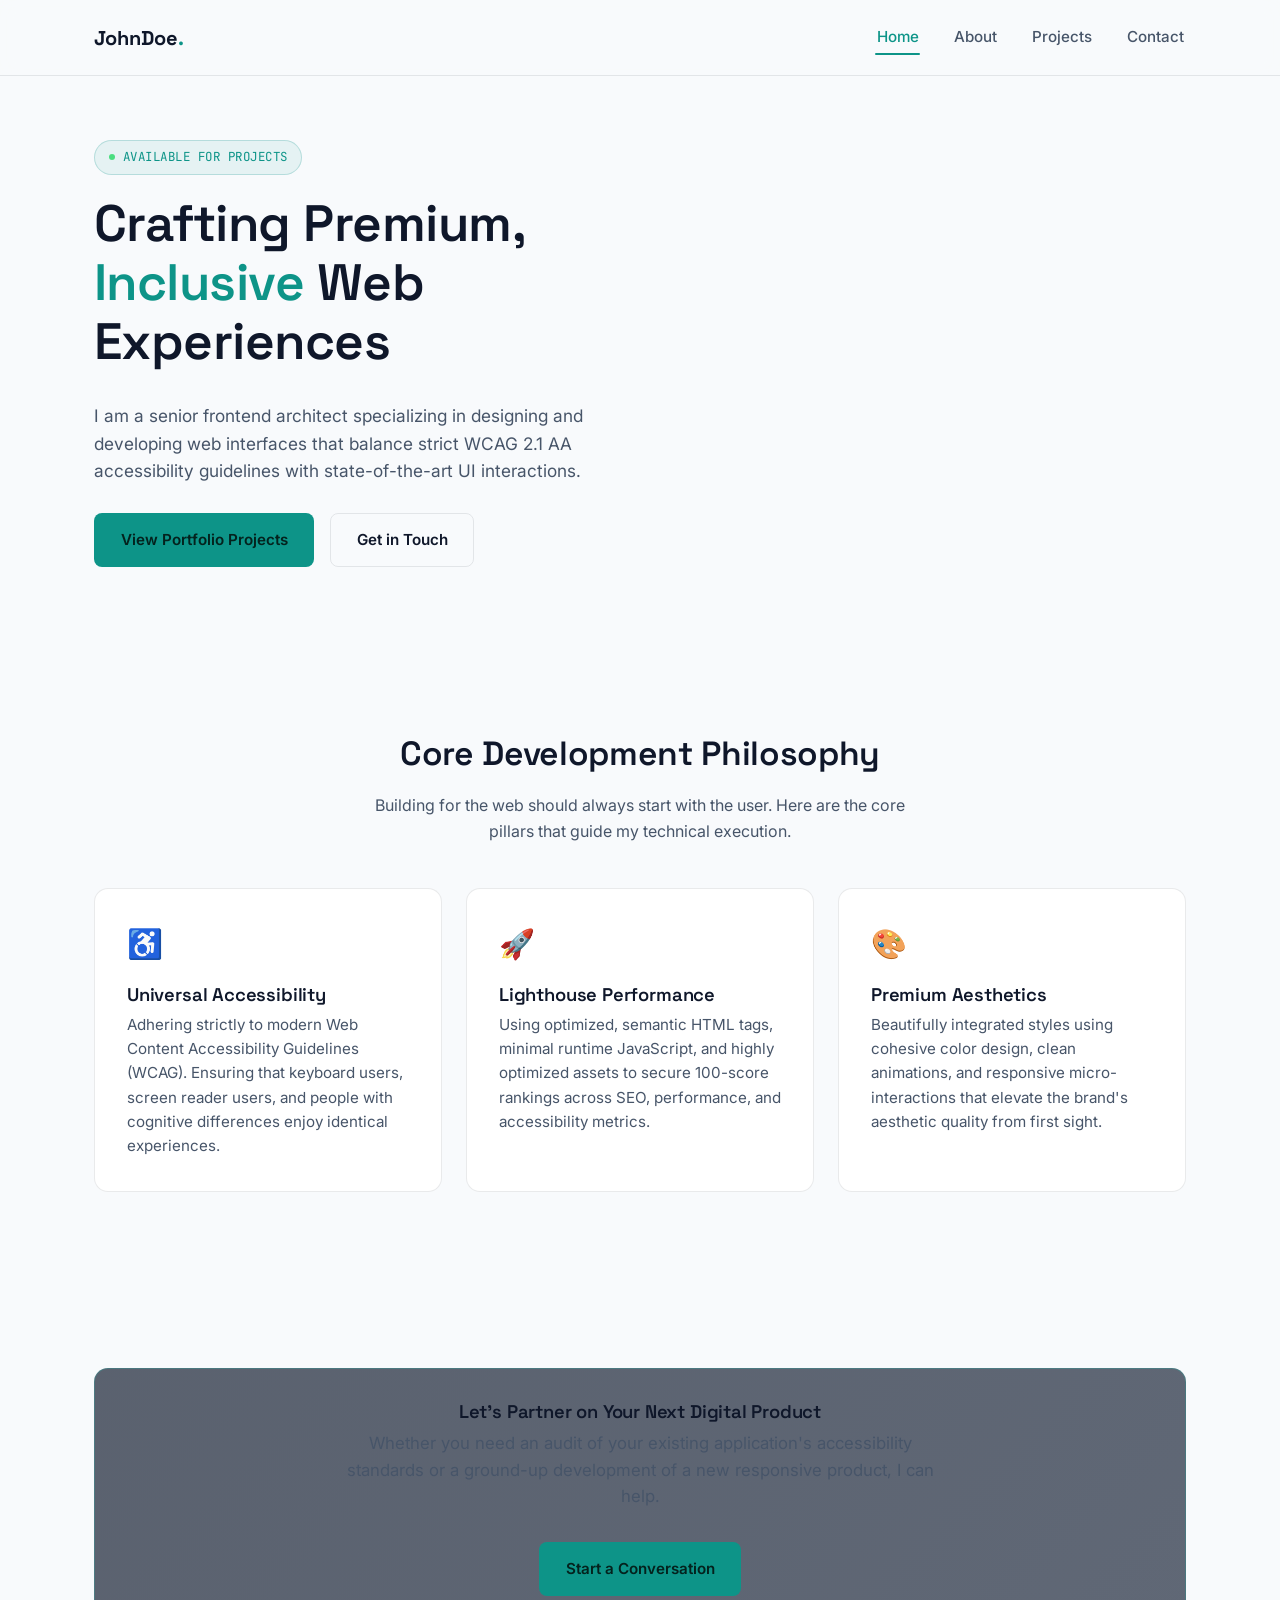
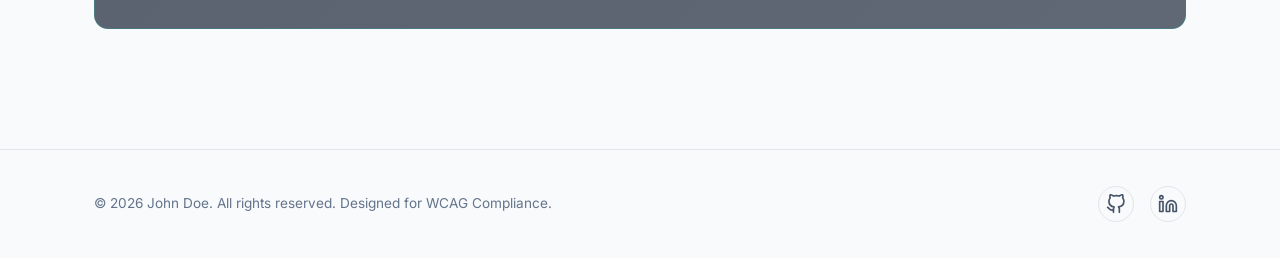
<file: index.html>
<!DOCTYPE html>
<html lang="en">
<head>
  <meta charset="UTF-8">
  <meta name="viewport" content="width=device-width, initial-scale=1.0">
  <meta name="description" content="Explore the personal portfolio of John Doe, a Senior Frontend Developer specializing in accessible UI/UX, semantic HTML5, and pixel-perfect performance.">
  <meta name="robots" content="index, follow">
  
  <!-- Open Graph / Social Media Tags -->
  <meta property="og:title" content="John Doe | Senior Frontend Developer & Accessibility Specialist">
  <meta property="og:description" content="Building premium, inclusive digital experiences that balance strict WCAG standards with gorgeous visuals.">
  <meta property="og:type" content="website">
  <meta property="og:url" content="https://example.com/index.html">
  
  <!-- Canonical URL -->
  <link rel="canonical" href="https://example.com/index.html">
  
  <title>John Doe | Senior Frontend Developer & Accessibility Specialist</title>
  
  <!-- Stylesheets -->
  <link rel="stylesheet" href="style.css">
  
  <!-- Structured Data (JSON-LD) for SEO -->
  <script type="application/ld+json">
  {
    "@context": "https://schema.org",
    "@type": "Person",
    "name": "John Doe",
    "jobTitle": "Senior Frontend Developer",
    "url": "https://example.com",
    "sameAs": [
      "https://github.com/johndoe",
      "https://linkedin.com/in/johndoe"
    ],
    "description": "Senior Frontend Developer specializing in semantic HTML5, WCAG accessibility, and premium UI designs."
  }
  </script>
</head>
<body>

  <!-- Skip to Content Link (WCAG 2.4.1 Bypass Blocks) -->
  <a href="#main-content" class="skip-link">Skip to main content</a>

  <!-- Header Section -->
  <header class="header">
    <div class="container header-container">
      <a href="index.html" class="logo" aria-label="John Doe Portfolio Home">
        JohnDoe<span class="logo-dot">.</span>
      </a>
      
      <!-- Hamburger Menu Toggle Button (Accessible states) -->
      <button class="menu-toggle" aria-expanded="false" aria-controls="primary-nav" aria-label="Toggle navigation menu">
        <svg aria-hidden="true" width="24" height="24" viewBox="0 0 24 24" fill="none" stroke="currentColor" stroke-width="2" stroke-linecap="round" stroke-linejoin="round">
          <line x1="4" y1="12" x2="20" y2="12"></line>
          <line x1="4" y1="6" x2="20" y2="6"></line>
          <line x1="4" y1="18" x2="20" y2="18"></line>
        </svg>
      </button>
      
      <!-- Navigation Menu -->
      <nav id="primary-nav" aria-label="Primary Navigation">
        <ul class="nav-menu">
          <li><a href="index.html" class="nav-link" aria-current="page">Home</a></li>
          <li><a href="about.html" class="nav-link">About</a></li>
          <li><a href="projects.html" class="nav-link">Projects</a></li>
          <li><a href="contact.html" class="nav-link">Contact</a></li>
        </ul>
      </nav>
    </div>
  </header>

  <!-- Main Content Area -->
  <main id="main-content" class="animate-fade" tabindex="-1">
    
    <!-- Hero Section -->
    <section class="hero" aria-label="Introduction Profile">
      <div class="container">
        <div class="hero-content">
          <span class="hero-badge">Available for Projects</span>
          <h1 class="hero-title">Crafting Premium, <span>Inclusive</span> Web Experiences</h1>
          <p class="hero-description">
            I am a senior frontend architect specializing in designing and developing web interfaces that balance strict WCAG 2.1 AA accessibility guidelines with state-of-the-art UI interactions.
          </p>
          <div class="hero-actions">
            <a href="projects.html" class="btn btn-primary">View Portfolio Projects</a>
            <a href="contact.html" class="btn btn-secondary">Get in Touch</a>
          </div>
        </div>
      </div>
    </section>

    <!-- Core Philosophy Section -->
    <section class="container" aria-labelledby="philosophy-title">
      <h2 id="philosophy-title" class="section-title">Core Development Philosophy</h2>
      <p class="section-subtitle">
        Building for the web should always start with the user. Here are the core pillars that guide my technical execution.
      </p>
      
      <div class="grid-3">
        <!-- Pillar 1 -->
        <article class="card">
          <div class="card-icon" aria-hidden="true">♿</div>
          <h3 class="card-title">Universal Accessibility</h3>
          <p class="card-text">
            Adhering strictly to modern Web Content Accessibility Guidelines (WCAG). Ensuring that keyboard users, screen reader users, and people with cognitive differences enjoy identical experiences.
          </p>
        </article>

        <!-- Pillar 2 -->
        <article class="card">
          <div class="card-icon" aria-hidden="true">🚀</div>
          <h3 class="card-title">Lighthouse Performance</h3>
          <p class="card-text">
            Using optimized, semantic HTML tags, minimal runtime JavaScript, and highly optimized assets to secure 100-score rankings across SEO, performance, and accessibility metrics.
          </p>
        </article>

        <!-- Pillar 3 -->
        <article class="card">
          <div class="card-icon" aria-hidden="true">🎨</div>
          <h3 class="card-title">Premium Aesthetics</h3>
          <p class="card-text">
            Beautifully integrated styles using cohesive color design, clean animations, and responsive micro-interactions that elevate the brand's aesthetic quality from first sight.
          </p>
        </article>
      </div>
    </section>

    <!-- Call to Action (Semantic Aside) -->
    <aside class="container" aria-labelledby="cta-title">
      <div class="card" style="text-align: center; border-color: rgba(20, 184, 166, 0.25); background: linear-gradient(135deg, rgba(23, 32, 51, 0.7) 0%, rgba(31, 41, 61, 0.7) 100%);">
        <h3 id="cta-title" class="card-title">Let's Partner on Your Next Digital Product</h3>
        <p class="card-text" style="max-width: 600px; margin: 0 auto 2rem; font-size: 1.05rem;">
          Whether you need an audit of your existing application's accessibility standards or a ground-up development of a new responsive product, I can help.
        </p>
        <a href="contact.html" class="btn btn-primary">Start a Conversation</a>
      </div>
    </aside>

  </main>

  <!-- Footer Section -->
  <footer class="footer">
    <div class="container footer-container">
      <p class="footer-copyright">&copy; 2026 John Doe. All rights reserved. Designed for WCAG Compliance.</p>
      
      <!-- Social Media Navigation Links -->
      <nav aria-label="Social Media Connections">
        <ul class="footer-socials" style="list-style: none; display: flex; gap: 1rem;">
          <li>
            <a href="https://github.com" class="social-link" aria-label="GitHub Profile (opens in a new tab)" target="_blank" rel="noopener">
              <svg aria-hidden="true" width="20" height="20" viewBox="0 0 24 24" fill="none" stroke="currentColor" stroke-width="2" stroke-linecap="round" stroke-linejoin="round">
                <path d="M9 19c-5 1.5-5-2.5-7-3m14 6v-3.87a3.37 3.37 0 0 0-.94-2.61c3.14-.35 6.44-1.54 6.44-7A5.44 5.44 0 0 0 20 4.77 5.07 5.07 0 0 0 19.91 1S18.73.65 16 2.48a13.38 13.38 0 0 0-7 0C6.27.65 5.09 1 5.09 1A5.07 5.07 0 0 0 5 4.77a5.44 5.44 0 0 0-1.5 3.78c0 5.42 3.3 6.61 6.44 7A3.37 3.37 0 0 0 9 18.13V22"></path>
              </svg>
            </a>
          </li>
          <li>
            <a href="https://linkedin.com" class="social-link" aria-label="LinkedIn Profile (opens in a new tab)" target="_blank" rel="noopener">
              <svg aria-hidden="true" width="20" height="20" viewBox="0 0 24 24" fill="none" stroke="currentColor" stroke-width="2" stroke-linecap="round" stroke-linejoin="round">
                <path d="M16 8a6 6 0 0 1 6 6v7h-4v-7a2 2 0 0 0-2-2 2 2 0 0 0-2 2v7h-4v-7a6 6 0 0 1 6-6z"></path>
                <rect x="2" y="9" width="4" height="12"></rect>
                <circle cx="4" cy="4" r="2"></circle>
              </svg>
            </a>
          </li>
        </ul>
      </nav>
    </div>
  </footer>

  <!-- Back to Top Button -->
  <button class="back-to-top" aria-label="Back to top of the page">
    <svg aria-hidden="true" width="20" height="20" viewBox="0 0 24 24" fill="none" stroke="currentColor" stroke-width="2" stroke-linecap="round" stroke-linejoin="round">
      <polyline points="18 15 12 9 6 15"></polyline>
    </svg>
  </button>

  <script src="script.js"></script>
</body>
</html>
</file>
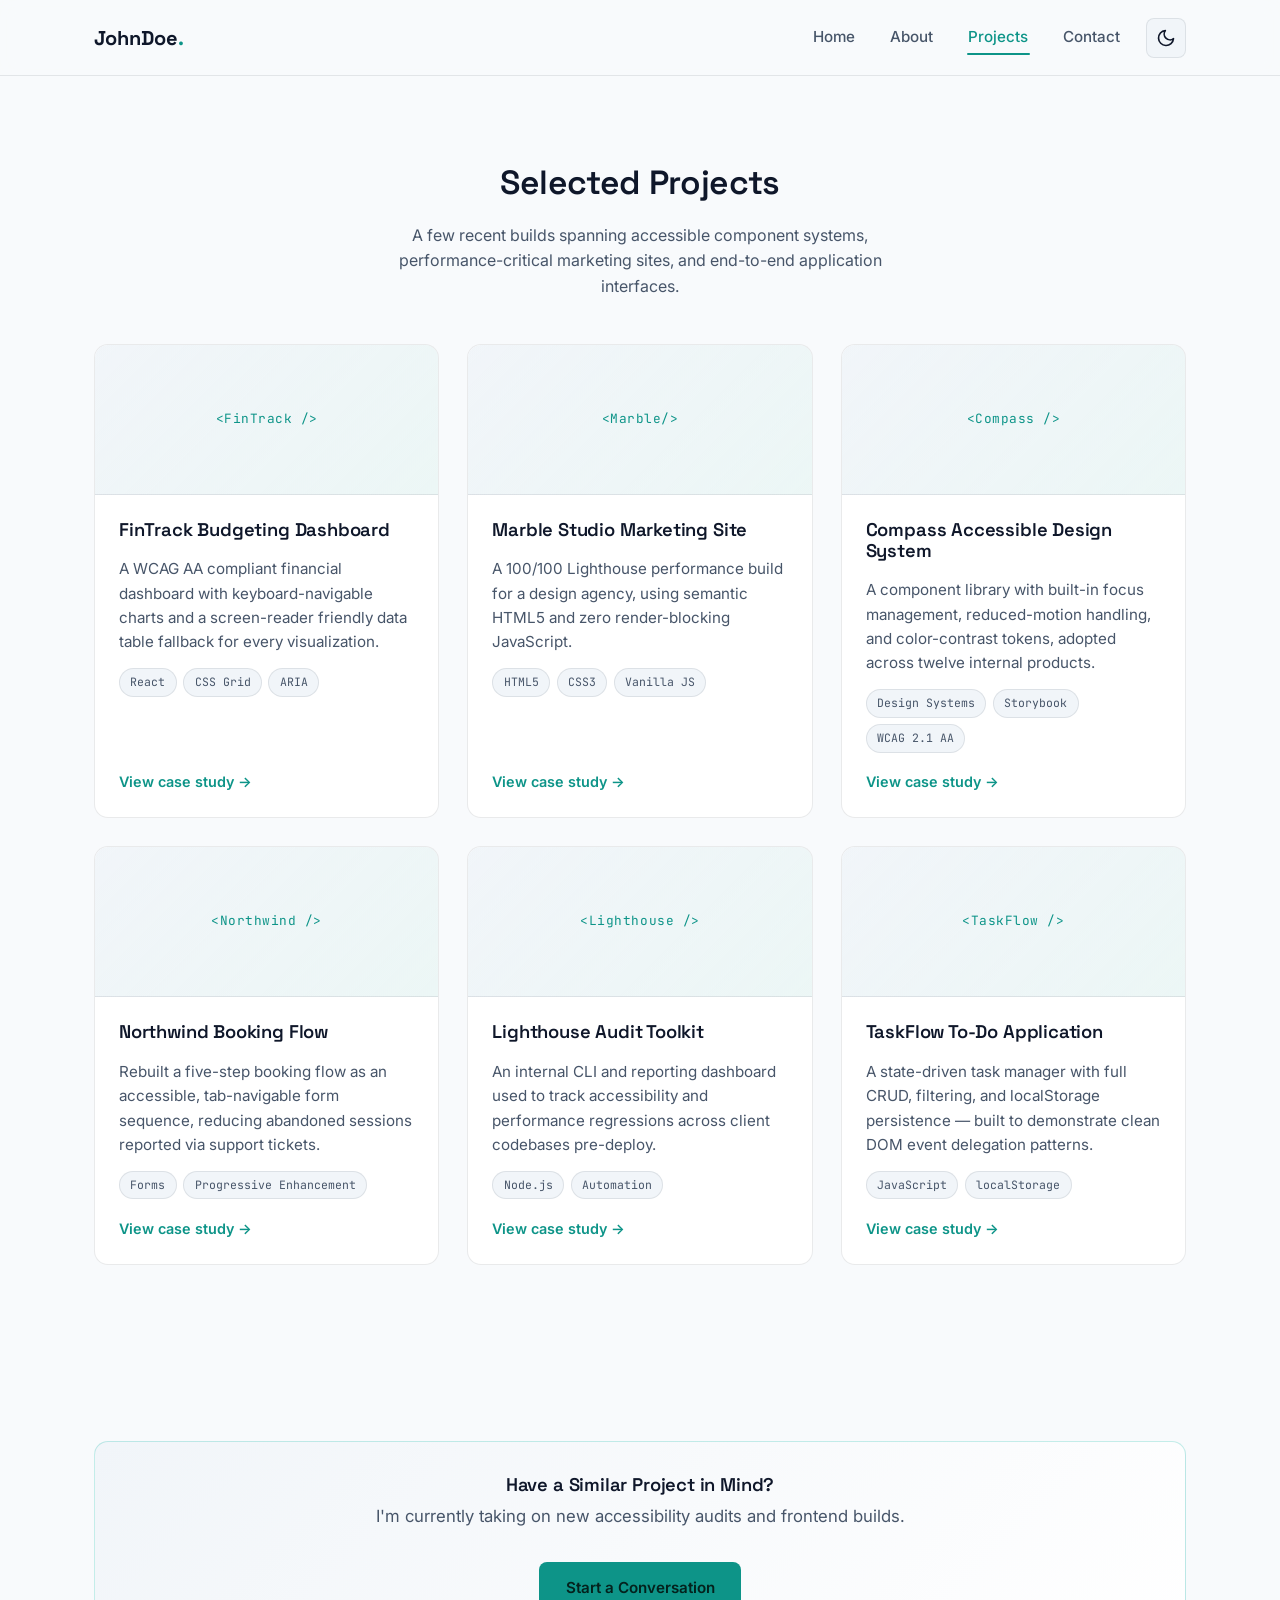
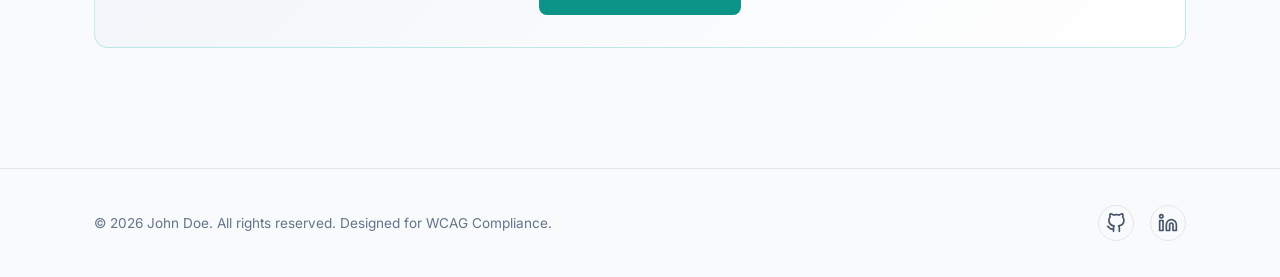
<file: projects.html>
<!DOCTYPE html>
<html lang="en">
<head>
  <meta charset="UTF-8">
  <meta name="viewport" content="width=device-width, initial-scale=1.0">
  <meta name="description" content="Selected projects by John Doe, a Senior Frontend Developer, showcasing accessible UI engineering, responsive design, and performance optimization.">
  <meta name="robots" content="index, follow">

  <meta property="og:title" content="Projects | John Doe — Senior Frontend Developer">
  <meta property="og:description" content="A selection of accessible, responsive interfaces and design systems built by John Doe.">
  <meta property="og:type" content="website">
  <meta property="og:url" content="https://example.com/projects.html">

  <link rel="canonical" href="https://example.com/projects.html">

  <title>Projects | John Doe — Senior Frontend Developer</title>

  <link rel="stylesheet" href="style.css">

  <script type="application/ld+json">
  {
    "@context": "https://schema.org",
    "@type": "CollectionPage",
    "name": "Projects by John Doe",
    "url": "https://example.com/projects.html"
  }
  </script>
</head>
<body>

  <a href="#main-content" class="skip-link">Skip to main content</a>

  <header class="header">
    <div class="container header-container">
      <a href="index.html" class="logo" aria-label="John Doe Portfolio Home">
        JohnDoe<span class="logo-dot">.</span>
      </a>

      <div class="header-actions">
        <nav id="primary-nav" aria-label="Primary Navigation">
          <ul class="nav-menu">
            <li><a href="index.html" class="nav-link">Home</a></li>
            <li><a href="about.html" class="nav-link">About</a></li>
            <li><a href="projects.html" class="nav-link" aria-current="page">Projects</a></li>
            <li><a href="contact.html" class="nav-link">Contact</a></li>
          </ul>
        </nav>

        <button class="theme-toggle" aria-label="Toggle theme" title="Toggle light/dark mode">
          <svg class="theme-toggle-sun" aria-hidden="true" width="20" height="20" viewBox="0 0 24 24" fill="none" stroke="currentColor" stroke-width="2" stroke-linecap="round" stroke-linejoin="round">
            <circle cx="12" cy="12" r="5"></circle>
            <line x1="12" y1="1" x2="12" y2="3"></line>
            <line x1="12" y1="21" x2="12" y2="23"></line>
            <line x1="4.22" y1="4.22" x2="5.64" y2="5.64"></line>
            <line x1="18.36" y1="18.36" x2="19.78" y2="19.78"></line>
            <line x1="1" y1="12" x2="3" y2="12"></line>
            <line x1="21" y1="12" x2="23" y2="12"></line>
            <line x1="4.22" y1="19.78" x2="5.64" y2="18.36"></line>
            <line x1="18.36" y1="5.64" x2="19.78" y2="4.22"></line>
          </svg>
          <svg class="theme-toggle-moon" aria-hidden="true" width="20" height="20" viewBox="0 0 24 24" fill="none" stroke="currentColor" stroke-width="2" stroke-linecap="round" stroke-linejoin="round">
            <path d="M21 12.79A9 9 0 1 1 11.21 3 7 7 0 0 0 21 12.79z"></path>
          </svg>
        </button>

        <button class="menu-toggle" aria-expanded="false" aria-controls="primary-nav" aria-label="Toggle navigation menu">
          <svg aria-hidden="true" width="24" height="24" viewBox="0 0 24 24" fill="none" stroke="currentColor" stroke-width="2" stroke-linecap="round" stroke-linejoin="round">
            <line x1="4" y1="12" x2="20" y2="12"></line>
            <line x1="4" y1="6" x2="20" y2="6"></line>
            <line x1="4" y1="18" x2="20" y2="18"></line>
          </svg>
        </button>
      </div>
    </div>
  </header>

  <main id="main-content" class="animate-fade" tabindex="-1">

    <section class="container" aria-labelledby="projects-title">
      <h1 id="projects-title" class="section-title">Selected Projects</h1>
      <p class="section-subtitle">
        A few recent builds spanning accessible component systems, performance-critical marketing sites,
        and end-to-end application interfaces.
      </p>

      <div class="projects-grid">

        <article class="project-card">
          <div class="project-thumb" aria-hidden="true">&lt;FinTrack /&gt;</div>
          <div class="project-body">
            <h2 class="card-title">FinTrack Budgeting Dashboard</h2>
            <p class="card-text">
              A WCAG AA compliant financial dashboard with keyboard-navigable charts and a screen-reader friendly
              data table fallback for every visualization.
            </p>
            <ul class="project-tags">
              <li>React</li>
              <li>CSS Grid</li>
              <li>ARIA</li>
            </ul>
            <a href="#" class="project-link" aria-label="View case study for FinTrack Budgeting Dashboard (demo link)">
              View case study →
            </a>
          </div>
        </article>

        <article class="project-card">
          <div class="project-thumb" aria-hidden="true">&lt;Marble/&gt;</div>
          <div class="project-body">
            <h2 class="card-title">Marble Studio Marketing Site</h2>
            <p class="card-text">
              A 100/100 Lighthouse performance build for a design agency, using semantic HTML5 and zero
              render-blocking JavaScript.
            </p>
            <ul class="project-tags">
              <li>HTML5</li>
              <li>CSS3</li>
              <li>Vanilla JS</li>
            </ul>
            <a href="#" class="project-link" aria-label="View case study for Marble Studio Marketing Site (demo link)">
              View case study →
            </a>
          </div>
        </article>

        <article class="project-card">
          <div class="project-thumb" aria-hidden="true">&lt;Compass /&gt;</div>
          <div class="project-body">
            <h2 class="card-title">Compass Accessible Design System</h2>
            <p class="card-text">
              A component library with built-in focus management, reduced-motion handling, and color-contrast
              tokens, adopted across twelve internal products.
            </p>
            <ul class="project-tags">
              <li>Design Systems</li>
              <li>Storybook</li>
              <li>WCAG 2.1 AA</li>
            </ul>
            <a href="#" class="project-link" aria-label="View case study for Compass Accessible Design System (demo link)">
              View case study →
            </a>
          </div>
        </article>

        <article class="project-card">
          <div class="project-thumb" aria-hidden="true">&lt;Northwind /&gt;</div>
          <div class="project-body">
            <h2 class="card-title">Northwind Booking Flow</h2>
            <p class="card-text">
              Rebuilt a five-step booking flow as an accessible, tab-navigable form sequence, reducing abandoned
              sessions reported via support tickets.
            </p>
            <ul class="project-tags">
              <li>Forms</li>
              <li>Progressive Enhancement</li>
            </ul>
            <a href="#" class="project-link" aria-label="View case study for Northwind Booking Flow (demo link)">
              View case study →
            </a>
          </div>
        </article>

        <article class="project-card">
          <div class="project-thumb" aria-hidden="true">&lt;Lighthouse /&gt;</div>
          <div class="project-body">
            <h2 class="card-title">Lighthouse Audit Toolkit</h2>
            <p class="card-text">
              An internal CLI and reporting dashboard used to track accessibility and performance regressions
              across client codebases pre-deploy.
            </p>
            <ul class="project-tags">
              <li>Node.js</li>
              <li>Automation</li>
            </ul>
            <a href="#" class="project-link" aria-label="View case study for Lighthouse Audit Toolkit (demo link)">
              View case study →
            </a>
          </div>
        </article>

        <article class="project-card">
          <div class="project-thumb" aria-hidden="true">&lt;TaskFlow /&gt;</div>
          <div class="project-body">
            <h2 class="card-title">TaskFlow To-Do Application</h2>
            <p class="card-text">
              A state-driven task manager with full CRUD, filtering, and localStorage persistence — built to
              demonstrate clean DOM event delegation patterns.
            </p>
            <ul class="project-tags">
              <li>JavaScript</li>
              <li>localStorage</li>
            </ul>
            <a href="#" class="project-link" aria-label="View case study for TaskFlow To-Do Application (demo link)">
              View case study →
            </a>
          </div>
        </article>

      </div>
    </section>

    <aside class="container" aria-labelledby="projects-cta-title">
      <div class="card" style="text-align: center; border-color: rgba(20, 184, 166, 0.25); background: linear-gradient(135deg, var(--bg-card-alt) 0%, var(--bg-card) 100%);">
        <h2 id="projects-cta-title" class="card-title">Have a Similar Project in Mind?</h2>
        <p class="card-text" style="max-width: 600px; margin: 0 auto 2rem; font-size: 1.05rem;">
          I'm currently taking on new accessibility audits and frontend builds.
        </p>
        <a href="contact.html" class="btn btn-primary">Start a Conversation</a>
      </div>
    </aside>

  </main>

  <footer class="footer">
    <div class="container footer-container">
      <p class="footer-copyright">&copy; 2026 John Doe. All rights reserved. Designed for WCAG Compliance.</p>

      <nav aria-label="Social Media Connections">
        <ul class="footer-socials" style="list-style: none; display: flex; gap: 1rem;">
          <li>
            <a href="https://github.com" class="social-link" aria-label="GitHub Profile (opens in a new tab)" target="_blank" rel="noopener">
              <svg aria-hidden="true" width="20" height="20" viewBox="0 0 24 24" fill="none" stroke="currentColor" stroke-width="2" stroke-linecap="round" stroke-linejoin="round">
                <path d="M9 19c-5 1.5-5-2.5-7-3m14 6v-3.87a3.37 3.37 0 0 0-.94-2.61c3.14-.35 6.44-1.54 6.44-7A5.44 5.44 0 0 0 20 4.77 5.07 5.07 0 0 0 19.91 1S18.73.65 16 2.48a13.38 13.38 0 0 0-7 0C6.27.65 5.09 1 5.09 1A5.07 5.07 0 0 0 5 4.77a5.44 5.44 0 0 0-1.5 3.78c0 5.42 3.3 6.61 6.44 7A3.37 3.37 0 0 0 9 18.13V22"></path>
              </svg>
            </a>
          </li>
          <li>
            <a href="https://linkedin.com" class="social-link" aria-label="LinkedIn Profile (opens in a new tab)" target="_blank" rel="noopener">
              <svg aria-hidden="true" width="20" height="20" viewBox="0 0 24 24" fill="none" stroke="currentColor" stroke-width="2" stroke-linecap="round" stroke-linejoin="round">
                <path d="M16 8a6 6 0 0 1 6 6v7h-4v-7a2 2 0 0 0-2-2 2 2 0 0 0-2 2v7h-4v-7a6 6 0 0 1 6-6z"></path>
                <rect x="2" y="9" width="4" height="12"></rect>
                <circle cx="4" cy="4" r="2"></circle>
              </svg>
            </a>
          </li>
        </ul>
      </nav>
    </div>
  </footer>

  <button class="back-to-top" aria-label="Back to top of the page">
    <svg aria-hidden="true" width="20" height="20" viewBox="0 0 24 24" fill="none" stroke="currentColor" stroke-width="2" stroke-linecap="round" stroke-linejoin="round">
      <polyline points="18 15 12 9 6 15"></polyline>
    </svg>
  </button>

  <script src="script.js"></script>
</body>
</html>
</file>
<file: style.css>
/* ==========================================================================
   John Doe Portfolio — Stylesheet
   Design system: deep navy + teal accent, "developer workspace" signature,
   JetBrains Mono for code-flavored UI, Space Grotesk for display type.
   ========================================================================== */

@import url('https://fonts.googleapis.com/css2?family=Space+Grotesk:wght@500;600;700&family=Inter:wght@400;500;600&family=JetBrains+Mono:wght@400;500&display=swap');

/* ---------------------------------------------------------------------------
   1. Design Tokens
   ------------------------------------------------------------------------- */
:root {
  /* Dark theme (default) */
  --bg-primary: #0b0f1a;
  --bg-secondary: #0f1420;
  --bg-card: #1b2438;
  --bg-card-alt: #172033;
  --border-color: rgba(148, 163, 184, 0.14);
  --text-primary: #f1f5f9;
  --text-secondary: #94a3b8;
  --text-tertiary: #64748b;

  --accent: #14b8a6;
  --accent-dark: #0d9488;
  --accent-soft: rgba(20, 184, 166, 0.12);
  --accent-border: rgba(20, 184, 166, 0.25);

  --danger: #f87171;
  --success: #4ade80;

  /* Type */
  --font-display: 'Space Grotesk', 'Segoe UI', sans-serif;
  --font-body: 'Inter', 'Segoe UI', sans-serif;
  --font-mono: 'JetBrains Mono', 'Courier New', monospace;

  /* Layout */
  --container-width: 1140px;
  --radius-sm: 8px;
  --radius-md: 14px;
  --radius-lg: 22px;
  --header-height: 76px;

  /* Motion */
  --transition-fast: 150ms ease;
  --transition-base: 250ms ease;
  --shadow-card: 0 10px 30px -15px rgba(0, 0, 0, 0.45);
}

[data-theme="light"] {
  --bg-primary: #f8fafc;
  --bg-secondary: #ffffff;
  --bg-card: #ffffff;
  --bg-card-alt: #f1f5f9;
  --border-color: rgba(15, 23, 42, 0.09);
  --text-primary: #0f172a;
  --text-secondary: #475569;
  --text-tertiary: #64748b;

  --accent: #0d9488;
  --accent-dark: #0f766e;
  --accent-soft: rgba(13, 148, 136, 0.08);
  --accent-border: rgba(13, 148, 136, 0.22);

  --shadow-card: 0 10px 30px -15px rgba(15, 23, 42, 0.18);
}

/* ---------------------------------------------------------------------------
   2. Reset & Base
   ------------------------------------------------------------------------- */
*, *::before, *::after { box-sizing: border-box; }

html {
  scroll-behavior: smooth;
}

@media (prefers-reduced-motion: reduce) {
  html { scroll-behavior: auto; }
  *, *::before, *::after {
    animation-duration: 0.01ms !important;
    animation-iteration-count: 1 !important;
    transition-duration: 0.01ms !important;
    scroll-behavior: auto !important;
  }
}

body {
  margin: 0;
  font-family: var(--font-body);
  background: var(--bg-primary);
  color: var(--text-primary);
  line-height: 1.6;
  -webkit-font-smoothing: antialiased;
  transition: background var(--transition-base), color var(--transition-base);
}

h1, h2, h3, h4 {
  font-family: var(--font-display);
  line-height: 1.15;
  margin: 0 0 0.6em;
  font-weight: 600;
  letter-spacing: -0.01em;
}

p { margin: 0 0 1em; color: var(--text-secondary); }

a {
  color: var(--accent);
  text-decoration: none;
}

img, svg { display: block; max-width: 100%; }

ul { margin: 0; padding: 0; }

button { font-family: inherit; cursor: pointer; }

/* Visible keyboard focus everywhere (WCAG 2.4.7) */
a:focus-visible,
button:focus-visible,
input:focus-visible,
textarea:focus-visible,
select:focus-visible {
  outline: 2px solid var(--accent);
  outline-offset: 3px;
  border-radius: 4px;
}

/* Skip link (WCAG 2.4.1) */
.skip-link {
  position: absolute;
  left: -9999px;
  top: 0;
  z-index: 1000;
  background: var(--accent);
  color: #04221d;
  padding: 0.75rem 1.25rem;
  font-weight: 600;
  border-radius: 0 0 var(--radius-sm) 0;
}
.skip-link:focus {
  left: 0;
}

.container {
  width: 100%;
  max-width: var(--container-width);
  margin-inline: auto;
  padding-inline: 1.5rem;
}

main {
  display: block;
}

main:focus-visible { outline: none; }

section, aside {
  padding-block: 4.5rem;
}

.animate-fade {
  animation: fadeIn 0.5s ease both;
}

@keyframes fadeIn {
  from { opacity: 0; transform: translateY(8px); }
  to { opacity: 1; transform: translateY(0); }
}

/* ---------------------------------------------------------------------------
   3. Header & Navigation
   ------------------------------------------------------------------------- */
.header {
  position: sticky;
  top: 0;
  z-index: 100;
  height: var(--header-height);
  display: flex;
  align-items: center;
  background: color-mix(in srgb, var(--bg-primary) 80%, transparent);
  backdrop-filter: blur(10px);
  border-bottom: 1px solid var(--border-color);
}

.header-container {
  display: flex;
  align-items: center;
  justify-content: space-between;
}

.logo {
  font-family: var(--font-display);
  font-size: 1.25rem;
  font-weight: 700;
  color: var(--text-primary);
}

.logo-dot { color: var(--accent); }

.header-actions {
  display: flex;
  align-items: center;
  gap: 1.5rem;
}

.nav-menu {
  display: flex;
  align-items: center;
  gap: 2rem;
  list-style: none;
}

.nav-link {
  font-size: 0.95rem;
  font-weight: 500;
  color: var(--text-secondary);
  position: relative;
  padding: 0.4rem 0.1rem;
  transition: color var(--transition-fast);
}

.nav-link:hover { color: var(--text-primary); }

.nav-link[aria-current="page"] {
  color: var(--accent);
}

.nav-link[aria-current="page"]::after {
  content: "";
  position: absolute;
  left: 0;
  right: 0;
  bottom: -2px;
  height: 2px;
  background: var(--accent);
  border-radius: 2px;
}

.theme-toggle,
.menu-toggle {
  display: inline-flex;
  align-items: center;
  justify-content: center;
  width: 40px;
  height: 40px;
  background: var(--bg-card-alt);
  border: 1px solid var(--border-color);
  border-radius: var(--radius-sm);
  color: var(--text-primary);
  transition: border-color var(--transition-fast), transform var(--transition-fast);
}

.theme-toggle:hover,
.menu-toggle:hover {
  border-color: var(--accent-border);
}

.theme-toggle-moon { display: none; }
[data-theme="light"] .theme-toggle-sun { display: none; }
[data-theme="light"] .theme-toggle-moon { display: block; }

.menu-toggle { display: none; }

/* ---------------------------------------------------------------------------
   4. Buttons
   ------------------------------------------------------------------------- */
.btn {
  display: inline-flex;
  align-items: center;
  justify-content: center;
  gap: 0.5rem;
  padding: 0.85rem 1.6rem;
  border-radius: var(--radius-sm);
  font-weight: 600;
  font-size: 0.95rem;
  border: 1px solid transparent;
  transition: transform var(--transition-fast), box-shadow var(--transition-fast), background var(--transition-fast);
}

.btn-primary {
  background: var(--accent);
  color: #04221d;
}

.btn-primary:hover {
  transform: translateY(-2px);
  box-shadow: 0 10px 20px -8px var(--accent-border);
}

.btn-secondary {
  background: transparent;
  color: var(--text-primary);
  border-color: var(--border-color);
}

.btn-secondary:hover {
  border-color: var(--accent-border);
  color: var(--accent);
}

/* ---------------------------------------------------------------------------
   5. Hero
   ------------------------------------------------------------------------- */
.hero { padding-block: 4rem 5rem; }

.hero-container {
  display: grid;
  grid-template-columns: 1fr;
  gap: 3rem;
  align-items: center;
}

.hero-badge {
  display: inline-flex;
  align-items: center;
  gap: 0.5rem;
  font-family: var(--font-mono);
  font-size: 0.78rem;
  letter-spacing: 0.04em;
  text-transform: uppercase;
  color: var(--accent);
  background: var(--accent-soft);
  border: 1px solid var(--accent-border);
  padding: 0.4rem 0.85rem;
  border-radius: 999px;
  margin-bottom: 1.25rem;
}

.hero-badge::before {
  content: "";
  width: 6px;
  height: 6px;
  border-radius: 50%;
  background: var(--success);
}

.hero-title {
  font-size: clamp(2.1rem, 5vw, 3.2rem);
  max-width: 16ch;
}

.hero-title span { color: var(--accent); }

.hero-description {
  max-width: 46ch;
  font-size: 1.08rem;
}

.hero-actions {
  display: flex;
  flex-wrap: wrap;
  gap: 1rem;
  margin-top: 1.75rem;
}

/* --- Developer workspace graphic (signature element) --- */
.hero-graphic { position: relative; }

.developer-workspace {
  position: relative;
  background: var(--bg-card);
  border: 1px solid var(--border-color);
  border-radius: var(--radius-lg);
  box-shadow: var(--shadow-card);
  overflow: hidden;
  font-family: var(--font-mono);
}

.workspace-header {
  display: flex;
  gap: 0.5rem;
  padding: 0.9rem 1.1rem;
  background: var(--bg-card-alt);
  border-bottom: 1px solid var(--border-color);
}

.dot { width: 11px; height: 11px; border-radius: 50%; }
.dot-red { background: #f87171; }
.dot-yellow { background: #fbbf24; }
.dot-green { background: #4ade80; }

.workspace-body {
  padding: 1.5rem 1.25rem;
  display: flex;
  flex-direction: column;
  gap: 0.75rem;
}

.line-placeholder {
  height: 10px;
  border-radius: 4px;
  background: var(--bg-card-alt);
}

.line-placeholder.accent { background: var(--accent-border); }
.line-placeholder.long { width: 88%; }
.line-placeholder.medium { width: 64%; }
.line-placeholder.short { width: 40%; }

.floating-widget {
  position: absolute;
  display: flex;
  align-items: center;
  gap: 0.6rem;
  background: var(--bg-secondary);
  border: 1px solid var(--accent-border);
  border-radius: var(--radius-md);
  padding: 0.7rem 1rem;
  box-shadow: var(--shadow-card);
  animation: floatWidget 5s ease-in-out infinite;
}

.widget-1 { top: -1rem; right: -1rem; animation-delay: 0s; }
.widget-2 { bottom: -1.1rem; left: -1rem; animation-delay: 1.2s; }

.widget-score {
  font-family: var(--font-display);
  font-weight: 700;
  color: var(--accent);
  font-size: 1.1rem;
}

.widget-label {
  font-size: 0.75rem;
  color: var(--text-secondary);
  white-space: nowrap;
}

@keyframes floatWidget {
  0%, 100% { transform: translateY(0); }
  50% { transform: translateY(-6px); }
}

/* ---------------------------------------------------------------------------
   6. Section headings & Cards
   ------------------------------------------------------------------------- */
.section-title {
  font-size: clamp(1.6rem, 3vw, 2.1rem);
  text-align: center;
}

.section-subtitle {
  text-align: center;
  max-width: 56ch;
  margin: 0 auto 2.75rem;
}

.grid-3 {
  display: grid;
  grid-template-columns: 1fr;
  gap: 1.5rem;
}

.card {
  background: var(--bg-card);
  border: 1px solid var(--border-color);
  border-radius: var(--radius-md);
  padding: 2rem;
  transition: border-color var(--transition-fast), transform var(--transition-fast);
}

.card:hover {
  border-color: var(--accent-border);
  transform: translateY(-3px);
}

.card-icon {
  font-size: 1.8rem;
  margin-bottom: 1rem;
}

.card-title { font-size: 1.15rem; margin-bottom: 0.5rem; }

.card-text { margin-bottom: 0; font-size: 0.95rem; }

/* ---------------------------------------------------------------------------
   7. Footer
   ------------------------------------------------------------------------- */
.footer {
  border-top: 1px solid var(--border-color);
  padding-block: 2.25rem;
  margin-top: 2rem;
}

.footer-container {
  display: flex;
  flex-wrap: wrap;
  align-items: center;
  justify-content: space-between;
  gap: 1rem;
}

.footer-copyright {
  margin: 0;
  font-size: 0.85rem;
  color: var(--text-tertiary);
}

.footer-socials { display: flex; gap: 1rem; }

.social-link {
  display: inline-flex;
  width: 36px;
  height: 36px;
  align-items: center;
  justify-content: center;
  border-radius: 50%;
  border: 1px solid var(--border-color);
  color: var(--text-secondary);
  transition: color var(--transition-fast), border-color var(--transition-fast);
}

.social-link:hover {
  color: var(--accent);
  border-color: var(--accent-border);
}

/* ---------------------------------------------------------------------------
   8. Back to top
   ------------------------------------------------------------------------- */
.back-to-top {
  position: fixed;
  right: 1.5rem;
  bottom: 1.5rem;
  width: 46px;
  height: 46px;
  border-radius: 50%;
  background: var(--accent);
  color: #04221d;
  border: none;
  display: flex;
  align-items: center;
  justify-content: center;
  box-shadow: var(--shadow-card);
  opacity: 0;
  visibility: hidden;
  transform: translateY(8px);
  transition: opacity var(--transition-base), transform var(--transition-base), visibility var(--transition-base);
  z-index: 90;
}

.back-to-top.is-visible {
  opacity: 1;
  visibility: visible;
  transform: translateY(0);
}

/* ---------------------------------------------------------------------------
   9. About page
   ------------------------------------------------------------------------- */
.about-grid {
  display: grid;
  grid-template-columns: 1fr;
  gap: 3rem;
}

.skills-list {
  list-style: none;
  display: grid;
  grid-template-columns: repeat(2, 1fr);
  gap: 0.75rem;
}

.skills-list li {
  font-family: var(--font-mono);
  font-size: 0.88rem;
  background: var(--bg-card-alt);
  border: 1px solid var(--border-color);
  border-radius: var(--radius-sm);
  padding: 0.65rem 0.9rem;
  color: var(--text-primary);
}

.timeline {
  list-style: none;
  border-left: 2px solid var(--border-color);
  margin-left: 0.4rem;
  padding-left: 1.75rem;
  display: flex;
  flex-direction: column;
  gap: 2rem;
}

.timeline li { position: relative; }

.timeline li::before {
  content: "";
  position: absolute;
  left: -2.05rem;
  top: 0.3rem;
  width: 11px;
  height: 11px;
  border-radius: 50%;
  background: var(--accent);
  box-shadow: 0 0 0 4px var(--accent-soft);
}

.timeline-period {
  font-family: var(--font-mono);
  font-size: 0.8rem;
  color: var(--accent);
  text-transform: uppercase;
  letter-spacing: 0.03em;
}

.timeline-role { margin: 0.2rem 0 0.3rem; font-size: 1.05rem; }

/* ---------------------------------------------------------------------------
   10. Projects page
   ------------------------------------------------------------------------- */
.projects-grid {
  display: grid;
  grid-template-columns: 1fr;
  gap: 1.75rem;
}

.project-card {
  background: var(--bg-card);
  border: 1px solid var(--border-color);
  border-radius: var(--radius-md);
  overflow: hidden;
  display: flex;
  flex-direction: column;
  transition: border-color var(--transition-fast), transform var(--transition-fast);
}

.project-card:hover {
  border-color: var(--accent-border);
  transform: translateY(-4px);
}

.project-thumb {
  height: 150px;
  background: linear-gradient(135deg, var(--bg-card-alt) 0%, var(--accent-soft) 100%);
  display: flex;
  align-items: center;
  justify-content: center;
  font-family: var(--font-mono);
  color: var(--accent);
  font-size: 0.8rem;
  letter-spacing: 0.04em;
  border-bottom: 1px solid var(--border-color);
}

.project-body { padding: 1.5rem; display: flex; flex-direction: column; gap: 0.6rem; flex: 1; }

.project-tags {
  list-style: none;
  display: flex;
  flex-wrap: wrap;
  gap: 0.4rem;
  margin: 0.25rem 0 0.5rem;
}

.project-tags li {
  font-family: var(--font-mono);
  font-size: 0.72rem;
  background: var(--bg-card-alt);
  border: 1px solid var(--border-color);
  border-radius: 999px;
  padding: 0.25rem 0.65rem;
  color: var(--text-secondary);
}

.project-link {
  margin-top: auto;
  font-weight: 600;
  font-size: 0.9rem;
  display: inline-flex;
  align-items: center;
  gap: 0.35rem;
}

/* ---------------------------------------------------------------------------
   11. Contact page & form
   ------------------------------------------------------------------------- */
.contact-grid {
  display: grid;
  grid-template-columns: 1fr;
  gap: 3rem;
}

.contact-info-list {
  list-style: none;
  display: flex;
  flex-direction: column;
  gap: 1.25rem;
}

.contact-info-list li {
  display: flex;
  gap: 0.9rem;
  align-items: flex-start;
}

.contact-info-icon {
  flex-shrink: 0;
  width: 38px;
  height: 38px;
  border-radius: var(--radius-sm);
  background: var(--accent-soft);
  border: 1px solid var(--accent-border);
  color: var(--accent);
  display: flex;
  align-items: center;
  justify-content: center;
}

.contact-info-label {
  display: block;
  font-size: 0.78rem;
  text-transform: uppercase;
  letter-spacing: 0.03em;
  color: var(--text-tertiary);
  margin-bottom: 0.15rem;
}

.contact-form {
  background: var(--bg-card);
  border: 1px solid var(--border-color);
  border-radius: var(--radius-lg);
  padding: 2rem;
  display: flex;
  flex-direction: column;
  gap: 1.4rem;
}

.form-row {
  display: grid;
  grid-template-columns: 1fr;
  gap: 1.4rem;
}

.form-field { display: flex; flex-direction: column; gap: 0.4rem; }

.form-field label {
  font-size: 0.9rem;
  font-weight: 500;
  color: var(--text-primary);
}

.form-field .required-indicator {
  color: var(--danger);
  margin-left: 0.15rem;
}

.form-field input,
.form-field textarea {
  background: var(--bg-card-alt);
  border: 1px solid var(--border-color);
  border-radius: var(--radius-sm);
  padding: 0.75rem 0.9rem;
  font-family: var(--font-body);
  font-size: 0.95rem;
  color: var(--text-primary);
  transition: border-color var(--transition-fast);
}

.form-field input:focus,
.form-field textarea:focus {
  border-color: var(--accent);
}

.form-hint {
  font-size: 0.8rem;
  color: var(--text-tertiary);
  margin: 0;
}

.form-status {
  font-size: 0.9rem;
  border-radius: var(--radius-sm);
  padding: 0.85rem 1rem;
  display: none;
}

.form-status.is-visible { display: block; }

.form-status[data-state="success"] {
  display: block;
  background: rgba(74, 222, 128, 0.1);
  border: 1px solid rgba(74, 222, 128, 0.3);
  color: var(--success);
}

.form-status[data-state="error"] {
  display: block;
  background: rgba(248, 113, 113, 0.1);
  border: 1px solid rgba(248, 113, 113, 0.3);
  color: var(--danger);
}

/* ---------------------------------------------------------------------------
   12. Responsive — Tablet & Desktop (mobile-first)
   ------------------------------------------------------------------------- */
@media (min-width: 640px) {
  .skills-list { grid-template-columns: repeat(3, 1fr); }
  .form-row { grid-template-columns: 1fr 1fr; }
}

@media (min-width: 768px) {
  .grid-3 { grid-template-columns: repeat(3, 1fr); }
  .projects-grid { grid-template-columns: repeat(2, 1fr); }
  section, aside { padding-block: 5.5rem; }
}

@media (min-width: 1024px) {
  .hero-container { grid-template-columns: 1.05fr 0.95fr; }
  .about-grid { grid-template-columns: 0.9fr 1.1fr; }
  .contact-grid { grid-template-columns: 0.8fr 1.2fr; }
  .projects-grid { grid-template-columns: repeat(3, 1fr); }
}

@media (max-width: 767px) {
  .nav-menu {
    position: absolute;
    top: var(--header-height);
    left: 0;
    right: 0;
    flex-direction: column;
    align-items: stretch;
    gap: 0;
    background: var(--bg-secondary);
    border-bottom: 1px solid var(--border-color);
    max-height: 0;
    overflow: hidden;
    transition: max-height var(--transition-base);
  }

  .nav-menu.is-open { max-height: 320px; }

  .nav-menu li { border-top: 1px solid var(--border-color); }

  .nav-link {
    display: block;
    padding: 1rem 1.5rem;
  }

  .menu-toggle { display: inline-flex; }
}
</file>
